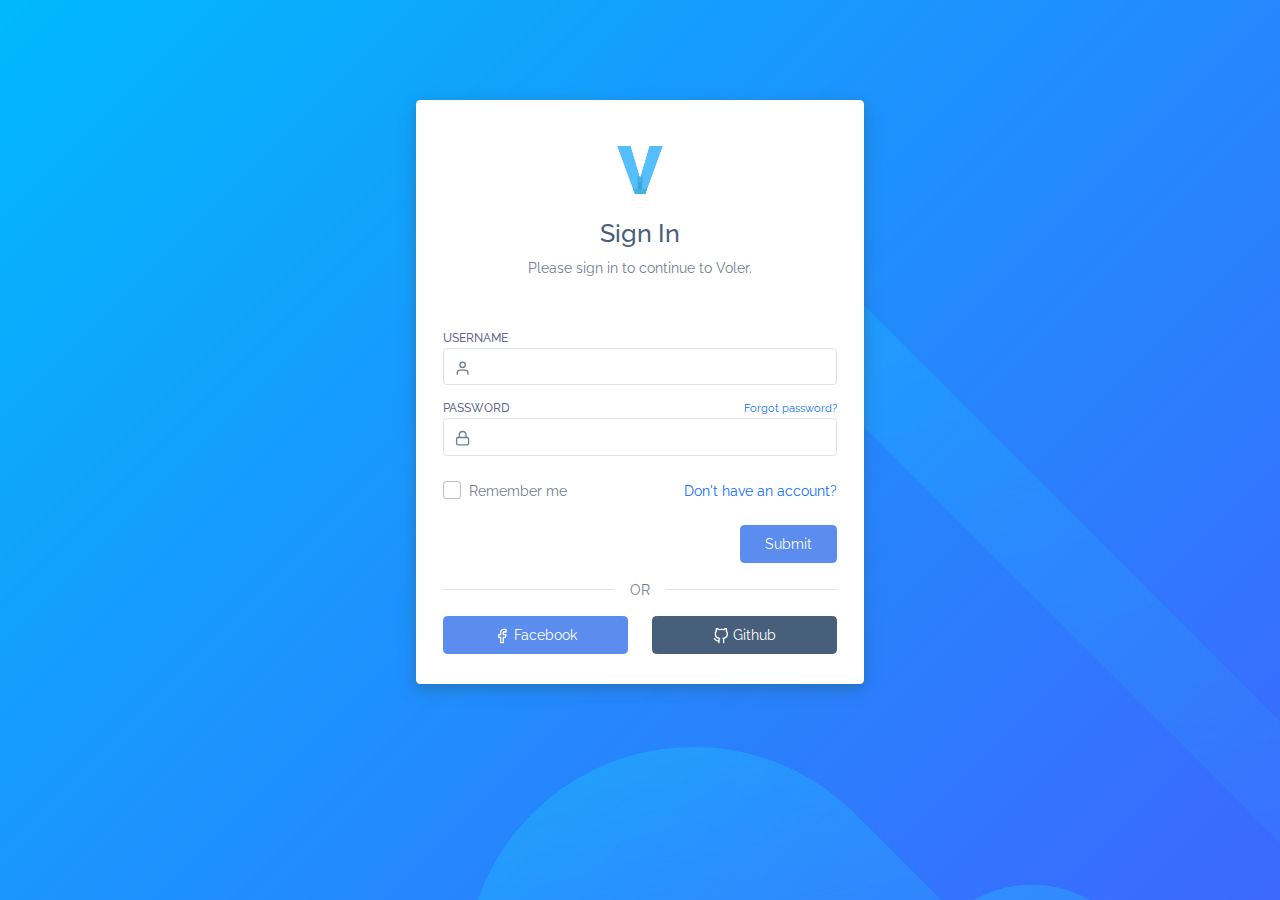
<file: fe/dist/auth-login.html>
<!DOCTYPE html>
<html lang="en">

<head>
    <meta charset="UTF-8">
    <meta name="viewport" content="width=device-width, initial-scale=1.0">
    <title>Sign in - Voler Admin Dashboard</title>
    <link rel="stylesheet" href="assets/css/bootstrap.css">
    
    <link rel="shortcut icon" href="assets/images/favicon.svg" type="image/x-icon">
    <link rel="stylesheet" href="assets/css/app.css">
</head>

<body>
    <div id="auth">
        
<div class="container">
    <div class="row">
        <div class="col-md-5 col-sm-12 mx-auto">
            <div class="card pt-4">
                <div class="card-body">
                    <div class="text-center mb-5">
                        <img src="assets/images/favicon.svg" height="48" class='mb-4'>
                        <h3>Sign In</h3>
                        <p>Please sign in to continue to Voler.</p>
                    </div>
                    <form action="index.html">
                        <div class="form-group position-relative has-icon-left">
                            <label for="username">Username</label>
                            <div class="position-relative">
                                <input type="text" class="form-control" id="username">
                                <div class="form-control-icon">
                                    <i data-feather="user"></i>
                                </div>
                            </div>
                        </div>
                        <div class="form-group position-relative has-icon-left">
                            <div class="clearfix">
                                <label for="password">Password</label>
                                <a href="auth-forgot-password.html" class='float-right'>
                                    <small>Forgot password?</small>
                                </a>
                            </div>
                            <div class="position-relative">
                                <input type="text" class="form-control" id="password">
                                <div class="form-control-icon">
                                    <i data-feather="lock"></i>
                                </div>
                            </div>
                        </div>

                        <div class='form-check clearfix my-4'>
                            <div class="checkbox float-left">
                                <input type="checkbox" id="checkbox1" class='form-check-input' >
                                <label for="checkbox1">Remember me</label>
                            </div>
                            <div class="float-right">
                                <a href="auth-register.html">Don't have an account?</a>
                            </div>
                        </div>
                        <div class="clearfix">
                            <button class="btn btn-primary float-right">Submit</button>
                        </div>
                    </form>
                    <div class="divider">
                        <div class="divider-text">OR</div>
                    </div>
                    <div class="row">
                        <div class="col-sm-6">
                            <button class="btn btn-block mb-2 btn-primary"><i data-feather="facebook"></i> Facebook</button>
                        </div>
                        <div class="col-sm-6">
                            <button class="btn btn-block mb-2 btn-secondary"><i data-feather="github"></i> Github</button>
                        </div>
                    </div>
                </div>
            </div>
        </div>
    </div>
</div>

    </div>
    <script src="assets/js/feather-icons/feather.min.js"></script>
    <script src="assets/js/app.js"></script>
    
    <script src="assets/js/main.js"></script>
</body>

</html>
</file>
<file: fe/dist/assets/css/app.css>
@import url(https://fonts.googleapis.com/css2?family=Raleway:wght@400;500&display=swap);/**
 * Voler
 *
 * Voler is a clean & modern HTML5 admin template based on Bootstrap 5
 * Voler will make it easier for you to create your own admin interface.
 *
 * @package	Voler
 * @version	0.1
 * @author 	Ahmad Saugi
 * @url 	https://github.com/zuramai/voler
 * 
 */
/**
 * TABLE OF CONTENTS
 *
 * 1. Variables
 * 2. Bootstrap Override
 * 	  2.1 Alert
 * 	  2.2 Avatar
 * 	  2.3 Badge
 * 	  2.4 Buttons
 * 	  2.5 Breadcrumb
 * 	  2.6 Carousel
 * 	  2.7 Divider
 * 	  2.8 Dropdowns
 * 	  2.9 Forms
 * 	  2.10 Modal
 * 	  2.11 Sidebar
 * 	  2.12 Card
 * 	  2.13 Navs
 * 	  2.14 Navbar
 * 	  2.15 Pagination
 * 	  2.16 Table
 * 	  2.17 Progress
 * 4. Pages
 * 	  4.1 Auth
 * 	  4.2 Error
 * 5. Utilities
 */
/** 1. Variables  **/
/**
 * VARIABLE - TABLE OF CONTENTS
 * 
 * 1. Theme Colors
 * 2. Bootstrap Override
 * 	  2.4 Alert
 * 	  2.11 Badge
 * 	  2.12 Button
 * 	  2.14 Breadcrumb
 * 	  2.1 Card
 * 	  2.2 Form
 * 	  2.3 List
 * 	  2.5 Progress
 * 	  2.6 Table
 * 	  2.7 Tooltip
 * 	  2.8 Modal
 * 	  2.9 Nav
 * 	  2.10 Pagination
 * 	  2.13 Media
 * 	  2.15 Accordion
 * 	  2.16 Popover
 * 	  2.17 Grid
 * 	  2.18 Navbar
 * 	  2.19 Dropdown
 * 	  2.20 Tab
 * 	  2.21 Progressbar
 * 	  2.22 Jumbotron
 * 	  2.23 Carousel
 * 5. Utilities
 * 6. Responsive
 */
.color-primary {
  color: #5A8DEE;
}

.color-secondary {
  color: #475F7B;
}

.color-success {
  color: #39DA8A;
}

.color-danger {
  color: #FF5B5C;
}

.color-warning {
  color: #FDAC41;
}

.color-info {
  color: #00CFDD;
}

.color-dark {
  color: #222f3e;
}

.color-light {
  color: #A3AFBD;
}

.color-link {
  color: #2178d1;
}

* {
  font-family: "Raleway";
}

#app {
  position: relative;
}

#main {
  margin-left: 260px;
  background-color: #F7FAFF;
  min-height: 100vh;
  transition: margin-left 0.6s ease-out;
}
#main .main-content {
  padding: 2rem 1.5rem;
}
#main .main-content .page-title h3 {
  font-size: 2rem;
}
#main .main-content .text-subtitle {
  font-size: 0.9rem;
}

.breadcrumb-header .breadcrumb {
  justify-content: flex-end;
}

.alert.alert-dismissible .close:focus, .custom-switch .custom-control-label:focus, .dropdown .dropdown-toggle:focus, .dropleft .dropdown-toggle:focus, .dropright .dropdown-toggle:focus, .dropup .dropdown-toggle:focus, .list-group button.list-group-item:focus, .modal .modal-content .modal-header .close:active, .modal .modal-content .modal-header .close:focus, .modal .modal-content .modal-header .close:hover, .navbar-components-wrapper .navbar .navbar-container.navbar-dark .navbar-toggler:focus, .navbar-components-wrapper .navbar .navbar-container.navbar-light .navbar-toggler:focus, .toast .toast-header .close:active, .toast .toast-header .close:focus, a:focus {
  outline: 0;
}

section .section-title:after {
  width: 70px;
  height: 2px;
  content: "";
  margin: 0.6rem 0 1rem;
  background-color: #5A8DEE;
  display: block;
}

a {
  text-decoration: none;
  outline: 0;
}

button {
  outline: 0;
}

svg.feather, i {
  font-size: 14px;
  height: 1rem;
}

footer {
  padding: 1rem 1.5rem;
}

@media screen and (max-width: 767px) {
  #main {
    margin-left: 0;
  }

  .breadcrumb-header .breadcrumb {
    justify-content: flex-start;
    padding: 0;
    font-size: 0.8rem;
  }
}
/** 2.1 Alert  **/
.alert {
  border: none;
}
.alert p {
  margin-bottom: 0;
}
.alert button.close {
  padding: 0.75rem;
  line-height: 0.75;
}
.alert .alert-heading {
  margin-left: 0.4rem;
}
.alert .alert-heading + p {
  margin-left: 0.4rem;
}

.alert-primary {
  background-color: #029eff;
  color: #fff;
  box-shadow: 1px 2px 9px rgba(2, 158, 255, 0.3);
}
.alert-primary a {
  color: #fff;
}

.alert-secondary {
  background-color: #ebeef3;
  color: #383d41;
  box-shadow: 1px 2px 9px rgba(235, 238, 243, 0.3);
}
.alert-secondary a {
  color: #fff;
}

.alert-success {
  background-color: #39DA8A;
  color: #fff;
  box-shadow: 1px 2px 9px rgba(57, 218, 138, 0.3);
}
.alert-success a {
  color: #fff;
}

.alert-warning {
  background-color: #fdd347;
  color: #fff;
  box-shadow: 1px 2px 9px rgba(253, 211, 71, 0.3);
}
.alert-warning a {
  color: #fff;
}

.alert-danger {
  background-color: #f55260;
  color: #fff;
  box-shadow: 1px 2px 9px rgba(245, 82, 96, 0.3);
}
.alert-danger a {
  color: #fff;
}

.alert-dark {
  background-color: #454546;
  color: #fff;
  box-shadow: 1px 2px 9px rgba(69, 69, 70, 0.3);
}
.alert-dark a {
  color: #fff;
}

.alert-light {
  background-color: #fefefe;
  color: #818182;
  box-shadow: 1px 2px 9px rgba(254, 254, 254, 0.3);
}
.alert-light a {
  color: #fff;
}

.alert-info {
  background-color: #56b6f7;
  color: #fff;
  box-shadow: 1px 2px 9px rgba(86, 182, 247, 0.3);
}
.alert-info a {
  color: #fff;
}

.alert-light-primary {
  background-color: #E2ECFF;
}

.alert-light-secondary {
  background-color: #E6EAEE;
}

.alert-light-success {
  background-color: #D2FFE8;
}

.alert-light-danger {
  background-color: #FFDEDE;
}

.alert-light-warning {
  background-color: #FFEED9;
}

.alert-light-info {
  background-color: #CCF5F8;
}

/** 2.2 Avatar **/
.avatar {
  display: inline-flex;
  border-radius: 50%;
  text-align: center;
  vertical-align: middle;
  position: relative;
}
.avatar .avatar-content {
  width: 32px;
  height: 32px;
  color: #fff;
  display: flex;
  justify-content: center;
  align-items: center;
  font-size: 0.875rem;
}
.avatar .avatar-content svg, .avatar .avatar-content i {
  color: #fff;
  font-size: 1rem;
  height: 1rem;
}
.avatar img {
  width: 32px;
  height: 32px;
  border-radius: 50%;
}
.avatar .avatar-status {
  width: 0.7rem;
  height: 0.7rem;
  position: absolute;
  border-radius: 50%;
  border: 1px solid #fff;
  bottom: 0;
  right: 0;
}
.avatar.avatar-sm .avatar-content, .avatar.avatar-sm img {
  width: 24px;
  height: 24px;
  font-size: 0.8rem;
}
.avatar.avatar-lg .avatar-content, .avatar.avatar-lg img {
  width: 48px;
  height: 48px;
  font-size: 1.2rem;
}
.avatar.avatar-xl .avatar-content, .avatar.avatar-xl img {
  width: 60px;
  height: 60px;
  font-size: 1.4rem;
}

/** 2.3 Badge **/
.btn .badge {
  border-radius: 50%;
  margin-left: 5px;
}
.btn .badge.bg-transparent {
  background-color: rgba(255, 255, 255, 0.25) !important;
  color: #fff;
}

/** 2.4 Buttons **/
.btn i, .btn svg {
  width: 16px;
  height: 16px;
}
.btn.icon {
  padding: 0.4rem 0.6rem;
}
.btn.icon svg {
  width: 16px;
  height: 16px;
}
.btn.icon.icon-left svg {
  margin-right: 3px;
}
.btn.icon.icon-right svg {
  margin-left: 3px;
}
.btn.btn-outline-white {
  color: #fff;
  border-color: #fff;
}
.btn.btn-outline-white:hover {
  color: #333;
  background-color: #fff;
}
.btn.btn-primary {
  color: #fff;
}
.btn.btn-secondary {
  color: #fff;
}
.btn.btn-success {
  color: #fff;
}
.btn.btn-danger {
  color: #fff;
}
.btn.btn-warning {
  color: #fff;
}
.btn.btn-info {
  color: #fff;
}
.btn.btn-dark {
  color: #fff;
}
.btn.btn-light {
  color: #fff;
}
.btn.btn-link {
  color: #fff;
}

.btn-group:not(.dropdown) .btn:not([class*=btn-]) {
  border: 1px solid #DFE3E7;
}
.btn-group > .btn {
  border-radius: 0.267rem;
}
.buttons .btn {
  margin: 0 10px 10px 0;
}

/** 2.5 Breadcrumb **/
.breadcrumb.breadcrumb-right {
  justify-content: flex-end;
  margin-top: 1rem;
}
.breadcrumb.breadcrumb-center {
  justify-content: center;
  margin-top: 1rem;
}

/** 2.6 Carousel **/
.carousel-inner {
  border-radius: 0.7rem;
  box-shadow: 0 5px 10px #adb5bd;
}

.carousel-caption h5 {
  color: #fff;
}

/** 2.7 Divider **/
.divider {
  display: block;
  text-align: center;
  overflow: hidden;
  margin: 1rem 0;
}
.divider .divider-text {
  position: relative;
  display: inline-block;
  padding: 0 1rem;
  background-color: #FFF;
}
.divider .divider-text:before, .divider .divider-text:after {
  content: "";
  position: absolute;
  top: 50%;
  width: 9999px;
  border-top: 1px solid #DFE3E7;
}
.divider .divider-text:before {
  right: 100%;
}
.divider .divider-text:after {
  left: 100%;
}
.divider.divider-left .divider-text {
  left: 0;
  float: left;
  padding-left: 0;
}
.divider.divider-left-center .divider-text {
  left: -25%;
}
.divider.divider-right-center .divider-text {
  left: 25%;
}
.divider.divider-right .divider-text {
  float: right;
  padding-right: 0;
}

/** 2.8 Dropdowns **/
.dropdown-toggle:after {
  color: #fff;
}

.dropdown-menu-large {
  min-width: 16rem;
}

/** 2.9 Forms **/
.form-group {
  margin-bottom: 0.7rem;
}
.form-group label {
  font-size: 0.755rem;
  text-transform: uppercase;
  color: rgba(35, 28, 99, 0.7);
  font-weight: 500;
}
.form-group small {
  font-size: 0.7rem;
}
.form-group.with-title {
  position: relative;
}
.form-group.with-title label {
  position: absolute;
  top: 0;
  left: 0;
  padding: 5px;
  font-size: 0.6rem;
  background-color: #e9ecef;
  width: 100%;
  transition: border-color 0.15s ease-in-out, box-shadow 0.15s ease-in-out;
}
.form-group.with-title .form-control, .form-group.with-title dataTable-input {
  padding-top: 2rem;
}
.form-group.with-title .form-control:focus ~ label, .form-group.with-title dataTable-input:focus ~ label {
  border-left: 1px solid #5A8DEE;
  border-top: 1px solid #5A8DEE;
  border-right: 1px solid #5A8DEE;
}
.form-group[class*=has-icon-].has-icon-left .form-control {
  padding-left: 2.5rem;
}
.form-group[class*=has-icon-].has-icon-left .form-control-icon {
  left: 0;
}
.form-group[class*=has-icon-].has-icon-right .form-control {
  padding-right: 2.5rem;
}
.form-group[class*=has-icon-].has-icon-right .form-control-icon {
  right: 0;
}
.form-group[class*=has-icon-] .form-control:focus ~ .form-control-icon i, .form-group[class*=has-icon-] .form-control:focus ~ .form-control-icon svg {
  color: #5A8DEE;
}
.form-group[class*=has-icon-] .form-control-icon {
  position: absolute;
  top: 50%;
  transform: translateY(-50%);
  padding: 0 0.6rem;
}
.form-group[class*=has-icon-] .form-control-icon i, .form-group[class*=has-icon-] .form-control-icon svg {
  width: 1.2rem;
}

.form-check .form-check-input[class*=bg-] {
  border: 0;
}
.form-check .form-check-input:focus {
  box-shadow: none;
}
.form-check .form-check-input.form-check-primary {
  background-color: #5A8DEE;
  border-color: #5A8DEE;
}
.form-check .form-check-input.form-check-primary:not(:checked) {
  background-color: transparent;
  border: 1px solid #ced4da;
}
.form-check .form-check-input.form-check-primary.form-check-glow {
  box-shadow: 0 0 5px #88adf3;
}
.form-check .form-check-input.form-check-primary.form-check-glow:not(:checked) {
  box-shadow: none;
}
.form-check .form-check-input.form-check-secondary {
  background-color: #475F7B;
  border-color: #475F7B;
}
.form-check .form-check-input.form-check-secondary:not(:checked) {
  background-color: transparent;
  border: 1px solid #ced4da;
}
.form-check .form-check-input.form-check-secondary.form-check-glow {
  box-shadow: 0 0 5px #5a789b;
}
.form-check .form-check-input.form-check-secondary.form-check-glow:not(:checked) {
  box-shadow: none;
}
.form-check .form-check-input.form-check-success {
  background-color: #39DA8A;
  border-color: #39DA8A;
}
.form-check .form-check-input.form-check-success:not(:checked) {
  background-color: transparent;
  border: 1px solid #ced4da;
}
.form-check .form-check-input.form-check-success.form-check-glow {
  box-shadow: 0 0 5px #64e2a3;
}
.form-check .form-check-input.form-check-success.form-check-glow:not(:checked) {
  box-shadow: none;
}
.form-check .form-check-input.form-check-danger {
  background-color: #FF5B5C;
  border-color: #FF5B5C;
}
.form-check .form-check-input.form-check-danger:not(:checked) {
  background-color: transparent;
  border: 1px solid #ced4da;
}
.form-check .form-check-input.form-check-danger.form-check-glow {
  box-shadow: 0 0 5px #ff8e8f;
}
.form-check .form-check-input.form-check-danger.form-check-glow:not(:checked) {
  box-shadow: none;
}
.form-check .form-check-input.form-check-warning {
  background-color: #FDAC41;
  border-color: #FDAC41;
}
.form-check .form-check-input.form-check-warning:not(:checked) {
  background-color: transparent;
  border: 1px solid #ced4da;
}
.form-check .form-check-input.form-check-warning.form-check-glow {
  box-shadow: 0 0 5px #fec273;
}
.form-check .form-check-input.form-check-warning.form-check-glow:not(:checked) {
  box-shadow: none;
}
.form-check .form-check-input.form-check-info {
  background-color: #00CFDD;
  border-color: #00CFDD;
}
.form-check .form-check-input.form-check-info:not(:checked) {
  background-color: transparent;
  border: 1px solid #ced4da;
}
.form-check .form-check-input.form-check-info.form-check-glow {
  box-shadow: 0 0 5px #11f0ff;
}
.form-check .form-check-input.form-check-info.form-check-glow:not(:checked) {
  box-shadow: none;
}
.form-check .form-check-input.form-check-dark {
  background-color: #222f3e;
  border-color: #222f3e;
}
.form-check .form-check-input.form-check-dark:not(:checked) {
  background-color: transparent;
  border: 1px solid #ced4da;
}
.form-check .form-check-input.form-check-dark.form-check-glow {
  box-shadow: 0 0 5px #34485f;
}
.form-check .form-check-input.form-check-dark.form-check-glow:not(:checked) {
  box-shadow: none;
}
.form-check .form-check-input.form-check-light {
  background-color: #A3AFBD;
  border-color: #A3AFBD;
}
.form-check .form-check-input.form-check-light:not(:checked) {
  background-color: transparent;
  border: 1px solid #ced4da;
}
.form-check .form-check-input.form-check-light.form-check-glow {
  box-shadow: 0 0 5px #c1c9d2;
}
.form-check .form-check-input.form-check-light.form-check-glow:not(:checked) {
  box-shadow: none;
}
.form-check .form-check-input.form-check-link {
  background-color: #2178d1;
  border-color: #2178d1;
}
.form-check .form-check-input.form-check-link:not(:checked) {
  background-color: transparent;
  border: 1px solid #ced4da;
}
.form-check .form-check-input.form-check-link.form-check-glow {
  box-shadow: 0 0 5px #4492e1;
}
.form-check .form-check-input.form-check-link.form-check-glow:not(:checked) {
  box-shadow: none;
}
.form-check.form-check-sm .form-check-input {
  width: 0.9rem;
  height: 0.9rem;
  margin-top: 0.3em;
}
.form-check.form-check-sm label {
  font-size: 0.7rem;
}
.form-check.form-check-primary .form-check-input {
  background-color: #5A8DEE;
  border-color: #5A8DEE;
}
.form-check.form-check-secondary .form-check-input {
  background-color: #475F7B;
  border-color: #475F7B;
}
.form-check.form-check-success .form-check-input {
  background-color: #39DA8A;
  border-color: #39DA8A;
}
.form-check.form-check-danger .form-check-input {
  background-color: #FF5B5C;
  border-color: #FF5B5C;
}
.form-check.form-check-warning .form-check-input {
  background-color: #FDAC41;
  border-color: #FDAC41;
}
.form-check.form-check-info .form-check-input {
  background-color: #00CFDD;
  border-color: #00CFDD;
}
.form-check.form-check-dark .form-check-input {
  background-color: #222f3e;
  border-color: #222f3e;
}
.form-check.form-check-light .form-check-input {
  background-color: #A3AFBD;
  border-color: #A3AFBD;
}
.form-check.form-check-link .form-check-input {
  background-color: #2178d1;
  border-color: #2178d1;
}

.dataTable-input {
  min-height: calc(1.5em + 0.934rem + 2px);
  padding: 0.467rem 0.6rem;
  font-size: 0.9025rem;
  font-weight: 400;
  line-height: 1.5;
  color: #555252;
  background-color: white;
  background-clip: padding-box;
  border: 1px solid #DFE3E7;
  -webkit-appearance: none;
  -moz-appearance: none;
  appearance: none;
  border-radius: 0.25rem;
  transition: border-color 0.15s ease-in-out, box-shadow 0.15s ease-in-out;
}
.dataTable-input:focus {
  color: #555252;
  background-color: white;
  border-color: #5A8DEE;
  outline: 0;
  box-shadow: 0 3px 8px 0 rgba(0, 0, 0, 0.1);
}

/** 2.10 Modal **/
.modal .modal-content {
  box-shadow: -8px 12px 18px 0 rgba(25, 42, 70, 0.13);
  border: none;
}
.modal .modal-full {
  max-width: 94%;
}
.modal .white {
  color: white;
}
.modal .modal-header {
  display: flex;
  justify-content: space-between;
  align-items: center;
}
.modal .modal-header .modal-title {
  font-size: 1.1rem;
}
.modal .modal-header .close {
  padding: 7px 10px;
  border-radius: 50%;
}
.modal .modal-header .close:hover {
  background: #dee2e6;
}
.modal .modal-header i, .modal .modal-header svg {
  font-size: 12px;
  height: 12px;
  width: 12px;
}
.modal .modal-footer {
  padding: 1rem 2rem;
}
.modal.modal-borderless .modal-header {
  border-bottom: 0;
}
.modal.modal-borderless .modal-footer {
  border-top: 0;
}

/** 2.11 Sidebar **/
#sidebar.active .sidebar-wrapper {
  left: 0;
}
#sidebar:not(.active) ~ #main {
  margin-left: 0;
}

.sidebar-wrapper {
  width: 260px;
  height: 100vh;
  position: fixed;
  top: 0;
  z-index: 10;
  background-color: #fff;
  bottom: 0;
  border-right: 1px solid #eee;
  box-shadow: 0 0 10px #ececec;
  left: -260px;
  transition: left 0.6s ease-out;
}
.sidebar-wrapper .sidebar-header {
  padding: 2rem 2rem 1rem;
  font-size: 2rem;
  font-weight: bold;
}
.sidebar-wrapper .sidebar-header img {
  height: 2.5rem;
}
.sidebar-wrapper .sidebar-toggler.x {
  position: absolute;
  right: 0;
  top: 0.5rem;
  display: none;
}
.sidebar-wrapper .menu {
  padding-left: 0;
  margin-top: 2rem;
}
.sidebar-wrapper .menu .sidebar-title {
  padding: 1.5rem 1.8rem 0.5rem;
  font-size: 0.8rem;
  font-weight: 600;
  color: #888;
  text-transform: uppercase;
}
.sidebar-wrapper .menu .sidebar-link {
  display: block;
  padding: 0.7rem 1.5rem;
  font-size: 0.85rem;
  display: flex;
  align-items: center;
  transition: all 0.5s;
}
.sidebar-wrapper .menu .sidebar-link:hover span {
  opacity: 1;
}
.sidebar-wrapper .menu .sidebar-link > span {
  color: #053382;
  font-weight: 500;
  margin-left: 1rem;
  opacity: 0.8;
}
.sidebar-wrapper .menu .sidebar-item {
  list-style: none;
  margin-top: 0.5rem;
  position: relative;
}
.sidebar-wrapper .menu .sidebar-item.has-sub .sidebar-link:after {
  content: url('data:image/svg+xml,<svg xmlns="http://www.w3.org/2000/svg" width="20" height="20" viewBox="0 0 24 24" fill="none" stroke="currentColor" stroke-width="2" stroke-linecap="round" stroke-linejoin="round" class="feather feather-chevron-down"><polyline points="6 9 12 15 18 9" style="fill:none;stroke:gray;stroke-width:1"></polyline></svg>');
  position: absolute;
  color: #ccc;
  right: 15px;
  top: 12px;
  display: block;
}
.sidebar-wrapper .menu .sidebar-item.active .sidebar-link {
  background-color: #e8f3ff;
}
.sidebar-wrapper .menu .sidebar-item.active .sidebar-link:before {
  content: "";
  position: absolute;
  left: 0;
  height: 100%;
  top: 0;
  bottom: 0;
  background-color: rgba(46, 170, 244, 0.5);
  width: 5px;
}
.sidebar-wrapper .menu .submenu {
  list-style: none;
  max-height: 0;
  transition: max-height 0.5s ease-out;
  overflow: hidden;
}
.sidebar-wrapper .menu .submenu.active {
  max-height: 500px;
}
.sidebar-wrapper .menu .submenu li a {
  padding: 0.7rem 3rem;
  display: block;
  color: #676767;
  font-size: 0.75rem;
  font-weight: 500;
  letter-spacing: 0.5px;
  transition: all 0.2s;
}
.sidebar-wrapper .menu .submenu li a:hover {
  margin-left: 0.3rem;
}

@media screen and (max-width: 767px) {
  .sidebar-wrapper {
    left: -270px;
  }
  .sidebar-wrapper .sidebar-toggler.x {
    display: block;
  }
}
/** 2.12 Card **/
.card {
  box-shadow: -8px 12px 18px 0 rgba(25, 42, 70, 0.13);
  margin-bottom: 2.2rem;
}
.card.card-statistic {
  box-shadow: 1px 2px 5px rgba(47, 170, 244, 0.5);
  background: linear-gradient(to bottom, #25a6f1, #54b9ff);
  border: none;
}
.card.card-statistic .card-title {
  text-transform: uppercase;
  color: #fff;
  letter-spacing: 0.8px;
  font-weight: 400;
  font-size: 1.3rem;
  margin-bottom: 0;
  margin-top: 5px;
}
.card.card-statistic .card-right p {
  font-size: 1.5rem;
  color: #fff;
  margin-bottom: 0;
}
.card.card-statistic .card-right span.green {
  color: #6fff6f;
}
.card.card-statistic .card-right span.red {
  color: #ff7979;
}
.card.card-statistic .chart-wrapper {
  height: 100px;
}
.card .card-header {
  border: none;
}
.card .card-header h4 {
  font-size: 1.2rem;
}
.card .card-header ~ .card-body {
  padding-top: 0;
}
.card .card-content {
  position: relative;
}
.card .card-title {
  font-size: 1.2rem;
}
.card .card-body {
  padding: 1.4rem 1.7rem;
}
.card .card-heading {
  color: #555;
  font-size: 1.5rem;
}
.card .card-img-overlay {
  background-color: rgba(0, 0, 0, 0.6);
}
.card .card-img-overlay p {
  color: #eee;
}
.card .card-img-overlay .card-title {
  color: #fff;
}

.pricing .card {
  box-shadow: none;
  margin-bottom: 0;
  border-right: 1px solid #e9ecef;
  box-shadow: 0 10px 10px #e9ecef;
  margin-bottom: 0.5rem;
}
.pricing h1 {
  text-align: center;
  font-size: 4rem;
  margin-bottom: 3rem;
}
.pricing .card-header .card-title {
  font-size: 2rem !important;
  margin-bottom: 0;
}
.pricing .card-header p {
  font-size: 0.8rem;
}
.pricing ul li {
  list-style: none;
  margin-bottom: 0.5rem;
}
.pricing ul li i, .pricing ul li svg {
  width: 1rem;
  color: #39DA8A;
  font-size: 1rem;
  margin-right: 7px;
}
.pricing .card-highlighted {
  background-color: #5A8DEE;
  padding-top: 20px;
  padding-bottom: 20px;
}
.pricing .card-highlighted .card-header, .pricing .card-highlighted .card-body {
  background-color: #5A8DEE;
  color: #fff;
}
.pricing .card-highlighted ul li {
  color: #fff;
}
.pricing .card-highlighted ul li i, .pricing .card-highlighted ul li svg {
  color: tint-color(#28a745, 2);
}
.pricing .card-highlighted .card-footer {
  background-color: #5A8DEE;
}
.pricing .card-highlighted .card-title {
  color: #fff;
  font-size: 1.8rem;
}

/** 2.13 Navs **/
.nav-pills .nav-link.active {
  box-shadow: 0 2px 10px rgba(90, 141, 238, 0.5);
}

.nav-tabs {
  border: none;
}
.nav-tabs .nav-link {
  border: none;
}
.nav-tabs .nav-link:hover {
  border: none;
  text-shadow: 0 0 2px rgba(90, 141, 238, 0.3);
}
.nav-tabs .nav-link.active {
  border: none;
  position: relative;
  color: #5A8DEE;
}
.nav-tabs .nav-link.active:after {
  content: "";
  width: 100%;
  position: absolute;
  bottom: 0;
  height: 2px;
  background-color: #5A8DEE;
  left: 0;
  box-shadow: 0 2px 5px rgba(90, 141, 238, 0.5);
}

/** 2.14 Navbar **/
.navbar {
  height: 70px;
  padding: 1.5rem;
}
.navbar .nav-link-user img {
  width: 30px;
}
.navbar.navbar-header li {
  display: flex;
  align-items: center;
}
.navbar.navbar-header li.nav-icon {
  margin-right: 0.4rem;
}
.navbar.navbar-header li.nav-icon .nav-link {
  display: block;
  padding: 0.4rem;
  border-radius: 50%;
}
.navbar.navbar-header li.nav-icon .nav-link:hover {
  background-color: #e9ecef;
}
.navbar.navbar-header .dropdown > a {
  color: #6c757d;
  font-weight: 600;
}
.navbar.navbar-header .dropdown > a svg {
  height: 24px;
  width: 24px;
}
.navbar.navbar-header .dropdown > a:after {
  display: none;
}

/** 2.15 Pagination **/
.pagination.pagination-primary .page-item.active .page-link {
  background-color: #5A8DEE;
  border-color: #5A8DEE;
  box-shadow: 0 2px 5px rgba(90, 141, 238, 0.3);
}
.pagination.pagination-secondary .page-item.active .page-link {
  background-color: #475F7B;
  border-color: #475F7B;
  box-shadow: 0 2px 5px rgba(71, 95, 123, 0.3);
}
.pagination.pagination-success .page-item.active .page-link {
  background-color: #39DA8A;
  border-color: #39DA8A;
  box-shadow: 0 2px 5px rgba(57, 218, 138, 0.3);
}
.pagination.pagination-danger .page-item.active .page-link {
  background-color: #FF5B5C;
  border-color: #FF5B5C;
  box-shadow: 0 2px 5px rgba(255, 91, 92, 0.3);
}
.pagination.pagination-warning .page-item.active .page-link {
  background-color: #FDAC41;
  border-color: #FDAC41;
  box-shadow: 0 2px 5px rgba(253, 172, 65, 0.3);
}
.pagination.pagination-info .page-item.active .page-link {
  background-color: #00CFDD;
  border-color: #00CFDD;
  box-shadow: 0 2px 5px rgba(0, 207, 221, 0.3);
}
.pagination.pagination-dark .page-item.active .page-link {
  background-color: #222f3e;
  border-color: #222f3e;
  box-shadow: 0 2px 5px rgba(34, 47, 62, 0.3);
}
.pagination.pagination-light .page-item.active .page-link {
  background-color: #A3AFBD;
  border-color: #A3AFBD;
  box-shadow: 0 2px 5px rgba(163, 175, 189, 0.3);
}
.pagination.pagination-link .page-item.active .page-link {
  background-color: #2178d1;
  border-color: #2178d1;
  box-shadow: 0 2px 5px rgba(33, 120, 209, 0.3);
}

.page-item:not(.active) .page-link:hover {
  color: #000;
}
.page-item i, .page-item svg {
  font-size: 13px;
  width: 13px;
  height: 13px;
}
.page-item .page-link {
  font-size: 0.875rem;
}
.page-item .page-link:focus {
  box-shadow: none;
}
.page-item:first-child {
  margin-right: 0.4rem;
}
.page-item:last-child {
  margin-left: 0.4rem;
}

/** 2.16 Table **/
.table td, .dataTable-table td, .table thead th, .dataTable-table thead th {
  vertical-align: middle;
}

.table thead th, .dataTable-table thead th {
  border-bottom: 2px solid #475F7B;
}

.dataTable-container {
  overflow-x: auto;
}

/** 2.17 Progress **/
.progress.progress-primary {
  overflow: visible;
}
.progress.progress-primary .progress-bar {
  background-color: #5A8DEE;
  border-radius: 1rem;
  box-shadow: 0px 2px 3px rgba(90, 141, 238, 0.8);
}
.progress.progress-secondary {
  overflow: visible;
}
.progress.progress-secondary .progress-bar {
  background-color: #475F7B;
  border-radius: 1rem;
  box-shadow: 0px 2px 3px rgba(71, 95, 123, 0.8);
}
.progress.progress-success {
  overflow: visible;
}
.progress.progress-success .progress-bar {
  background-color: #39DA8A;
  border-radius: 1rem;
  box-shadow: 0px 2px 3px rgba(57, 218, 138, 0.8);
}
.progress.progress-danger {
  overflow: visible;
}
.progress.progress-danger .progress-bar {
  background-color: #FF5B5C;
  border-radius: 1rem;
  box-shadow: 0px 2px 3px rgba(255, 91, 92, 0.8);
}
.progress.progress-warning {
  overflow: visible;
}
.progress.progress-warning .progress-bar {
  background-color: #FDAC41;
  border-radius: 1rem;
  box-shadow: 0px 2px 3px rgba(253, 172, 65, 0.8);
}
.progress.progress-info {
  overflow: visible;
}
.progress.progress-info .progress-bar {
  background-color: #00CFDD;
  border-radius: 1rem;
  box-shadow: 0px 2px 3px rgba(0, 207, 221, 0.8);
}
.progress.progress-dark {
  overflow: visible;
}
.progress.progress-dark .progress-bar {
  background-color: #222f3e;
  border-radius: 1rem;
  box-shadow: 0px 2px 3px rgba(34, 47, 62, 0.8);
}
.progress.progress-light {
  overflow: visible;
}
.progress.progress-light .progress-bar {
  background-color: #A3AFBD;
  border-radius: 1rem;
  box-shadow: 0px 2px 3px rgba(163, 175, 189, 0.8);
}
.progress.progress-link {
  overflow: visible;
}
.progress.progress-link .progress-bar {
  background-color: #2178d1;
  border-radius: 1rem;
  box-shadow: 0px 2px 3px rgba(33, 120, 209, 0.8);
}
.progress.progress-sm {
  height: 0.4rem;
}
.progress.progress-lg {
  height: 0.8rem;
}
.progress .progress-bar {
  position: relative;
  overflow: visible;
}
.progress .progress-bar.progress-label:before {
  content: attr(aria-valuenow) "%";
  position: absolute;
  right: 0;
  top: -1.3rem;
  color: #495057;
  font-size: 0.8rem;
}

/** 3.1 Chat **/
.chat {
  border-radius: 5px;
}
.chat.chat-left .chat-message {
  background: #5A8DEE !important;
  float: left !important;
  color: #fff;
}
.chat .chat-message {
  text-align: left !important;
  float: right !important;
  margin: 0.2rem 0 1.8rem 0.2rem !important;
  color: #525361;
  background-color: #FAFBFB !important;
  box-shadow: 0 2px 6px 0 rgba(0, 0, 0, 0.3) !important;
  padding: 0.75rem 1rem !important;
  position: relative !important;
  max-width: calc(100% - 5rem) !important;
  clear: both !important;
  word-break: break-word !important;
  border-radius: 0.267rem !important;
}

/** 3.1 Todo **/
.widget-todo-list-wrapper {
  padding: 0;
  margin: 0;
}
.widget-todo-list-wrapper .widget-todo-item {
  padding: 0.8rem 2rem 0.8rem 0.8rem;
  list-style: none;
}
.widget-todo-list-wrapper .widget-todo-item:hover {
  background-color: #f8f9fa;
}
.widget-todo-list-wrapper .widget-todo-item .checkbox {
  margin-left: 1rem;
}
.widget-todo-list-wrapper .widget-todo-item i, .widget-todo-list-wrapper .widget-todo-item svg {
  font-size: 12px;
  cursor: move;
  height: 1rem;
}

/** 4.1 Auth Pages **/
#auth {
  background: #6c757d;
  min-height: 100vh;
  padding-top: 100px;
  background-image: url(../images/background/auth.jpg);
}
#auth .card {
  box-shadow: 0 5px 15px rgba(36, 104, 146, 0.6);
  border: none;
}

/** 4.1 Error Pages **/
#error {
  height: 100vh;
  width: 100%;
  background-color: #e9ecef;
}
#error .error-title {
  font-size: 10rem;
}

/** 5. Utilities **/
.text-xxs {
  font-size: 0.65rem;
}

.text-xs {
  font-size: 0.75rem;
}

.text-sm {
  font-size: 0.85rem;
}

.font-bold {
  font-weight: 800;
}

.font-semibold {
  font-weight: 600;
}

.pt-32 {
  padding-top: 6rem;
}

.ml-50 {
  margin-left: 0.5rem;
}

.w-0 {
  width: 0;
}

.w-1 {
  width: 0.25rem;
}

.w-2 {
  width: 0.5rem;
}

.w-3 {
  width: 0.75rem;
}

.w-4 {
  width: 1rem;
}

.w-5 {
  width: 1.25rem;
}

.w-10 {
  width: 2.25rem;
}

.h-0 {
  height: 0;
}

.h-1 {
  height: 0.25rem;
}

.h-2 {
  height: 0.5rem;
}

.h-3 {
  height: 0.75rem;
}

.h-4 {
  height: 1rem;
}

.h-5 {
  height: 1.25rem;
}

.h-10 {
  height: 2.25rem;
}

.rounded-none {
  border-radius: 0;
}

.round {
  border-radius: 1.5rem;
}

.rounded-full {
  border-radius: 50%;
}

.square {
  border-radius: 0;
}

.text-red {
  color: #ff6384;
}

.bg-red {
  background-color: #ff6384 !important;
}

.text-orange {
  color: #ff9f40;
}

.bg-orange {
  background-color: #ff9f40 !important;
}

.text-yellow {
  color: #ffcd56;
}

.bg-yellow {
  background-color: #ffcd56 !important;
}

.text-green {
  color: #4bc0c0;
}

.bg-green {
  background-color: #4bc0c0 !important;
}

.text-info {
  color: #41B1F9;
}

.bg-info {
  background-color: #41B1F9 !important;
}

.text-blue {
  color: #3245D1;
}

.bg-blue {
  background-color: #3245D1 !important;
}

.text-purple {
  color: #9966ff;
}

.bg-purple {
  background-color: #9966ff !important;
}

.text-grey {
  color: #EBEFF6;
}

.bg-grey {
  background-color: #EBEFF6 !important;
}

.text-gray-700 {
  color: #4a5568;
}

.bg-gray-700 {
  background-color: #4a5568 !important;
}
</file>
